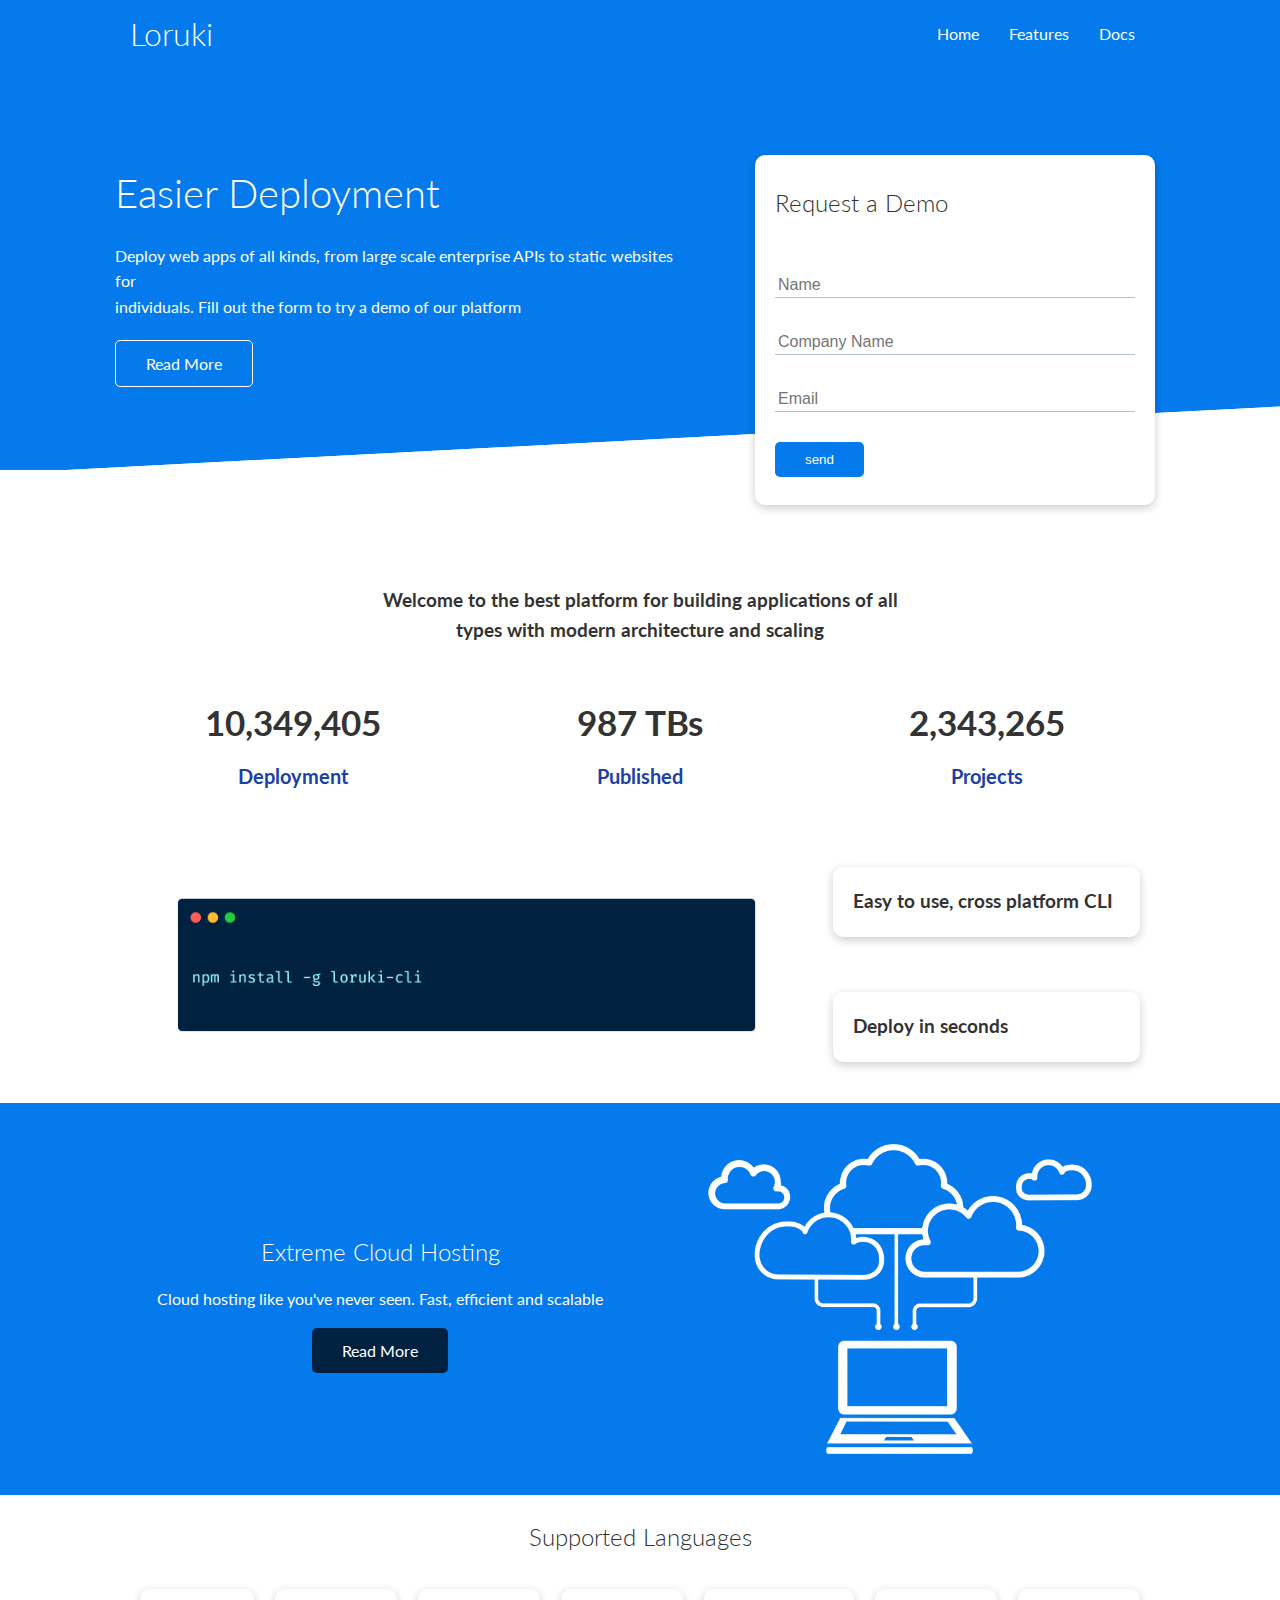
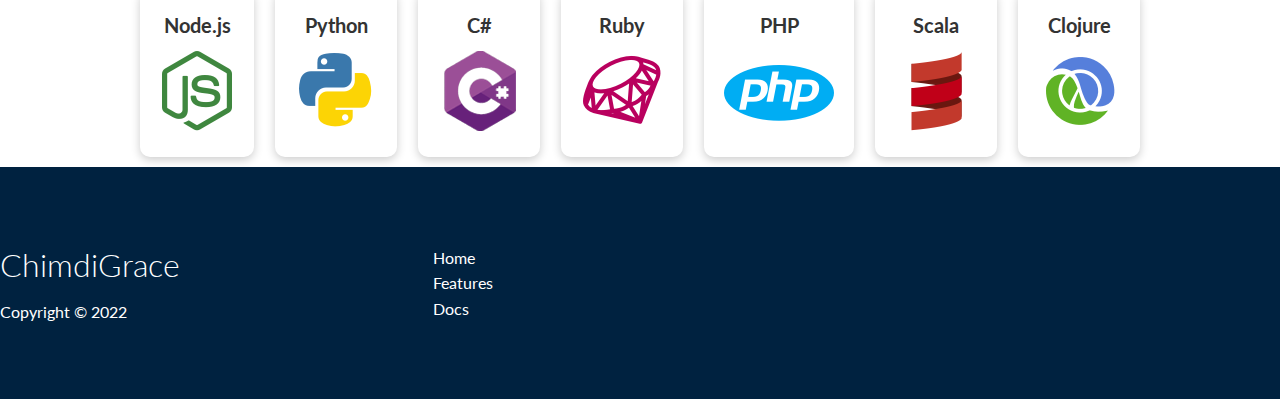
<file: index.html>
<!DOCTYPE html>
<html lang="en">
  <head>
    <meta charset="UTF-8" />
    <meta http-equiv="X-UA-Compatible" content="IE=edge" />
    <meta name="viewport" content="width=device-width, initial-scale=1.0" />
    <link
      rel="stylesheet"
      href="https://cdnjs.cloudflare.com/ajax/libs/font-awesome/6.1.2/css/all.min.css"
      integrity="sha512-1sCRPdkRXhBV2PBLUdRb4tMg1w2YPf37qatUFeS7zlBy7jJI8Lf4VHwWfZZfpXtYSLy85pkm9GaYVYMfw5BC1A=="
      crossorigin="anonymous"
      referrerpolicy="no-referrer"
    />
    <link rel="stylesheet" href="index.css" />
    <title>Loruki | Cloud Hosting For Everyone</title>
  </head>
  <body>
    <!-- Navbar -->
    <div class="navbar">
      <div class="container flex">
        <h1 class="logo">Loruki</h1>
        <nav>
          <ul>
            <li><a href="index.html">Home</a></li>
            <li><a href="features.html">Features</a></li>
            <li><a href="docs.html">Docs</a></li>
          </ul>
        </nav>
      </div>
    </div>

    <!-- Showcase-->
    <section class="showcase">
      <div class="container grid">
        <div class="showcase-text">
          <h1>Easier Deployment</h1>
          <p>
            Deploy web apps of all kinds, from large scale enterprise APIs to
            static websites for<br />
            individuals. Fill out the form to try a demo of our platform
          </p>
          <a href="features.html" class="btn btn-outline">Read More</a>
        </div>

        <div class="showcase-form card">
          <h2>Request a Demo</h2>
          <form name="contact" method="POST"netlify-honeypot="bot-field" data-netlify="true">
              <input type="hidden" name="form-name" value="contact">
              <p class="hidden">
                  <label>Dont fill this out if you're human: <input name="bot-field"/></label>
              </p>
            <div class="form-body">
              <input type="text" name="name" placeholder="Name" required />
            </div>
            <div class="form-body">
              <input
                type="text"
                name="company"
                placeholder="Company Name"
                required
              />
            </div>
            <div class="form-body">
              <input type="email" name="email" placeholder="Email" required />
            </div>
            <input type="submit" value="send" class="btn btn-primary" />
          </form>
        </div>
      </div>
    </section>

    <!-- Stats -->
    <section class="stats">
      <div class="container">
        <h3 class="stats-heading text-center my-1">
          Welcome to the best platform for building applications of all<br />
          types with modern architecture and scaling
        </h3>

        <div class="grid grid-3 text-center my-4">
          <div>
            <i class="fas fa-server fa-3x"></i>
            <h3>10,349,405</h3>
            <p class="text-secondary">Deployment</p>
          </div>

          <div>
            <i class="fas fa-upload fa-3x"></i>
            <h3>987 TBs</h3>
            <p class="text-secondary">Published</p>
          </div>

          <div>
            <i class="fas fa-project-diagram fa-3x"></i>
            <h3>2,343,265</h3>
            <p class="text-secondary">Projects</p>
          </div>
        </div>
      </div>
    </section>

    <!-- Cli -->
    <section class="cli">
      <div class="container grid">
        <img src="images/cli.png" alt="" />

        <div class="card">
          <h3>Easy to use, cross platform CLI</h3>
        </div>

        <div class="card">
          <h3>Deploy in seconds</h3>
        </div>
      </div>
    </section>

    <!-- Cloud -->
    <section class="cloud bg-primary my-2 py-2">
      <div class="container grid">
        <div class="text-center">
          <h2 class="lg">Extreme Cloud Hosting</h2>
          <p class="lead my-1">
            Cloud hosting like you've never seen. Fast, efficient and scalable
          </p>
          <a href="features.html" class="btn btn-dark">Read More</a>
        </div>
        <img src="images/cloud.png" alt="" />
      </div>
    </section>

    <!-- Languages -->
    <section class="languages">
      <h2 class="md text-center my-2">Supported Languages</h2>
      <div class="container flex">
        <div class="card">
          <h4>Node.js</h4>
          <img src="images/logos/node.png" alt="" />
        </div>

        <div class="card">
          <h4>Python</h4>
          <img src="images/logos/python.png" alt="" />
        </div>

        <div class="card">
          <h4>C#</h4>
          <img src="images/logos/csharp.png" alt="" />
        </div>

        <div class="card">
          <h4>Ruby</h4>
          <img src="images/logos/ruby.png" alt="" />
        </div>

        <div class="card">
          <h4>PHP</h4>
          <img src="images/logos/php.png" alt="" />
        </div>

        <div class="card">
          <h4>Scala</h4>
          <img src="images/logos/scala.png" alt="" />
        </div>

        <div class="card">
          <h4>Clojure</h4>
          <img src="images/logos/clojure.png" alt="" />
        </div>
      </div>
    </section>

    <!-- Footer -->
    <footer class="footer bg-dark py-5">
      <div class="grid grid-3">
        <div>
          <h1>ChimdiGrace</h1>
          <p>Copyright &copy; 2022</p>
        </div>
        <nav>
          <ul>
            <li><a href="index.html">Home</a></li>
            <li><a href="features.html">Features</a></li>
            <li><a href="docs.html">Docs</a></li>
          </ul>
        </nav>
        <div class="social">
          <a href="#"><i class="fab fa-github fa-2x"></i></a>
          <a href="#"><i class="fab fa-instagram fa-2x"></i></a>
          <a href="#"><i class="fab fa-twitter fa-2x"></i></a>
          <a href="#"><i class="fab fa-linkedin fa-2x"></i></a>
        </div>
      </div>
    </footer>
  </body>
</html>
</file>
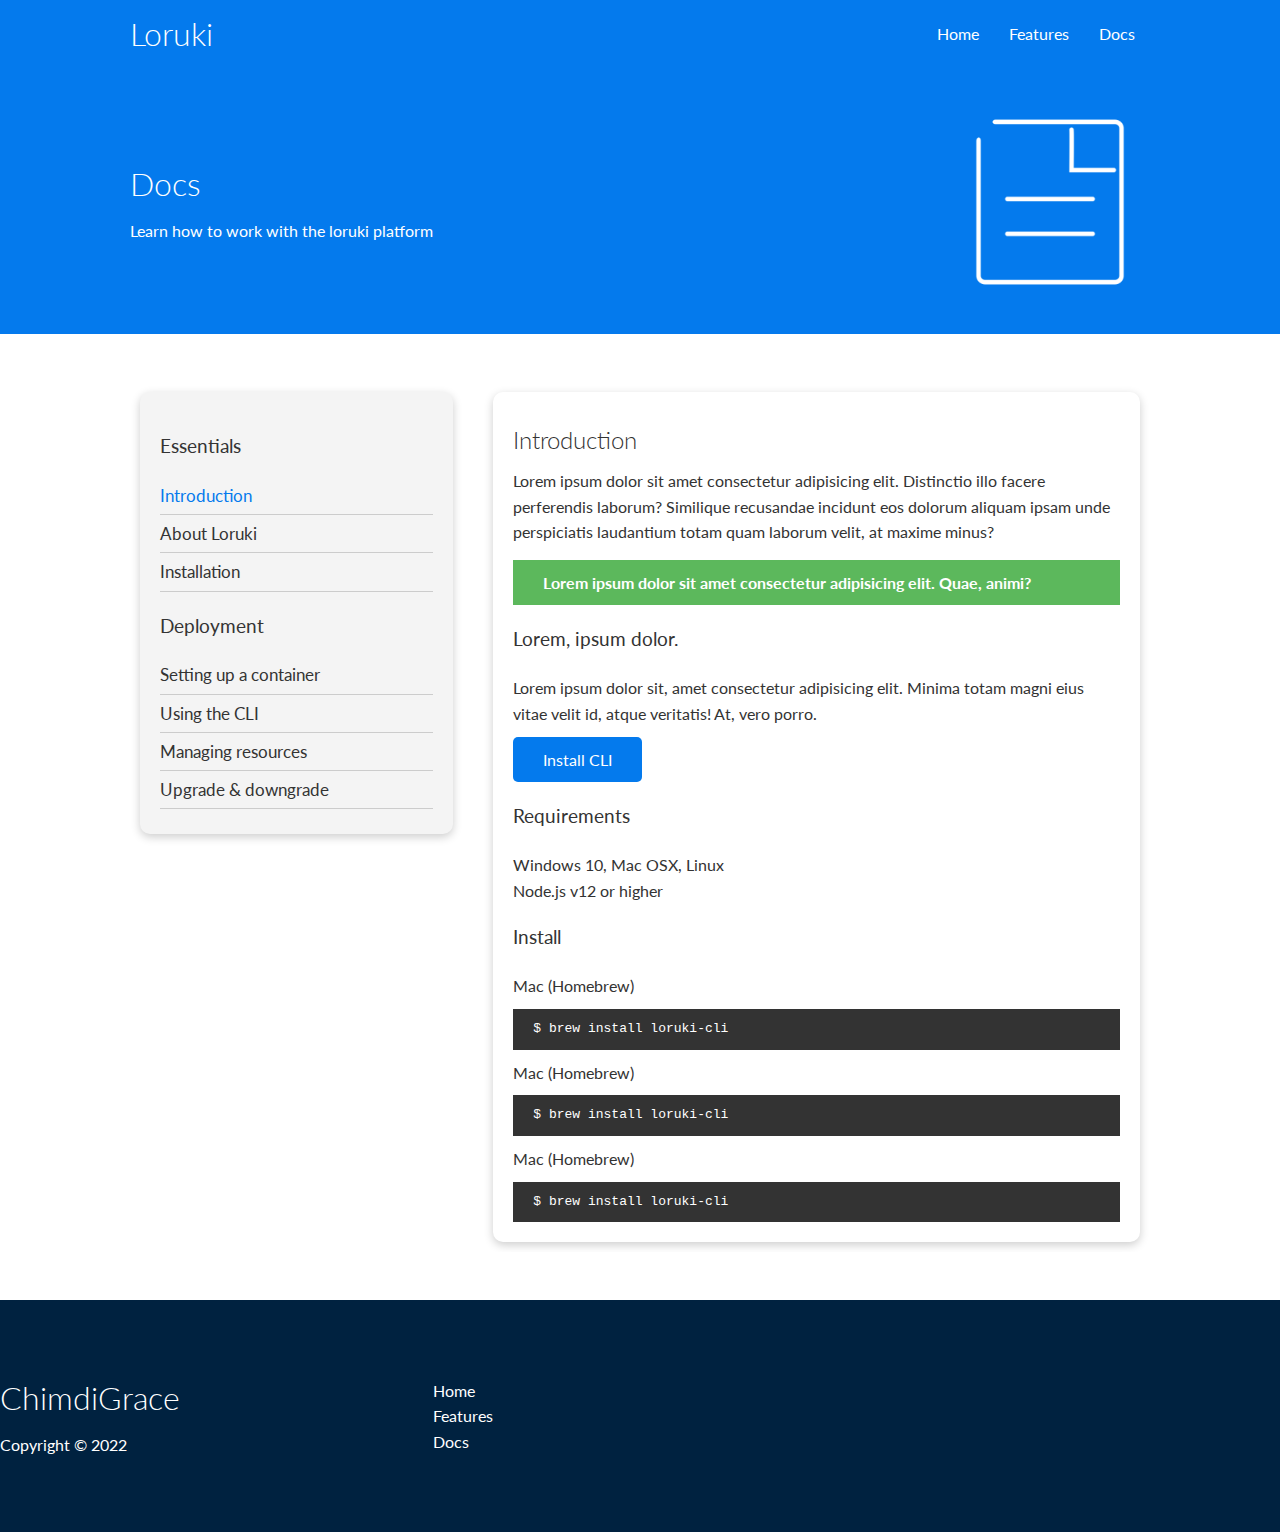
<file: docs.html>
<!DOCTYPE html>
<html lang="en">
  <head>
    <meta charset="UTF-8" />
    <meta http-equiv="X-UA-Compatible" content="IE=edge" />
    <meta name="viewport" content="width=device-width, initial-scale=1.0" />
    <link
      rel="stylesheet"
      href="https://cdnjs.cloudflare.com/ajax/libs/font-awesome/6.1.2/css/all.min.css"
      integrity="sha512-1sCRPdkRXhBV2PBLUdRb4tMg1w2YPf37qatUFeS7zlBy7jJI8Lf4VHwWfZZfpXtYSLy85pkm9GaYVYMfw5BC1A=="
      crossorigin="anonymous"
      referrerpolicy="no-referrer"
    />
    <link rel="stylesheet" href="index.css" />
    <title>Loruki | Cloud Hosting For Everyone</title>
  </head>
  <body>
    <!-- Navbar -->
    <div class="navbar">
      <div class="container flex">
        <h1 class="logo">Loruki</h1>
        <nav>
          <ul>
            <li><a href="index.html">Home</a></li>
            <li><a href="features.html">Features</a></li>
            <li><a href="docs.html">Docs</a></li>
          </ul>
        </nav>
      </div>
    </div>

       <!-- Head -->
    <section class="docs-head bg-primary py-3">
         <div class="container grid">
             <div>
                 <h1 class="xl">Docs</h1>
                 <p class="lead">
                   Learn how to work with the loruki platform
                 </p>
             </div>
             <img src="images/docs.png" alt="">
         </div>
     </section>

     <!-- Docs-main -->
     <section class="docs-main my-4">
        <div class="container grid">
            <div class="card bg-light p-3">
                <h3 class="my-2">Essentials</h3>
                 <nav>
                     <ul>
                         <li><a class="text-primary" href="#">Introduction</a></li>
                         <li><a href="#">About Loruki</a></li>
                         <li><a href="#">Installation</a></li>
                     </ul>
                 </nav>

                 <h3 class="my-2">Deployment</h3>
                 <nav>
                     <ul>
                        <li><a href="#">Setting up a container</a></li>
                        <li><a href="#">Using the CLI</a></li>
                        <li><a href="#">Managing resources</a></li>
                        <li><a href="#">Upgrade & downgrade</a></li>
                     </ul>
                 </nav>
             </div>

             <div class="card">
                <h2>Introduction</h2>
                <p>Lorem ipsum dolor sit amet consectetur adipisicing elit. Distinctio illo facere perferendis laborum? Similique recusandae incidunt eos dolorum aliquam ipsam unde perspiciatis laudantium totam quam laborum velit, at maxime minus?</p>

                <div class="alert alert-success">
                    <i class="fas fa-info"></i> Lorem ipsum dolor sit amet consectetur adipisicing elit. Quae, animi?
                </div>

                <h3>Lorem, ipsum dolor.</h3>
                <p>Lorem ipsum dolor sit, amet consectetur adipisicing elit. Minima totam magni eius vitae velit id, atque veritatis! At, vero porro.</p>
                <a href="#" class="btn btn-primary">Install CLI</a>

                <h3>Requirements</h3>
                <ul>
                    <li> Windows 10, Mac OSX, Linux </li>
                    <li>Node.js v12 or higher</li>
            </ul>

            <h3>Install</h3>
            <p>Mac (Homebrew)</p>
            <pre><code>$ brew install loruki-cli</code></pre>
            <p>Mac (Homebrew)</p>
            <pre><code>$ brew install loruki-cli</code></pre>
            <p>Mac (Homebrew)</p>
            <pre><code>$ brew install loruki-cli</code></pre>



             </div>
         </div>
     </section>

    <!-- Footer -->
    <footer class="footer bg-dark py-5">
      <div class="grid grid-3">
        <div>
          <h1>ChimdiGrace</h1>
          <p>Copyright &copy; 2022</p>
        </div>
        <nav>
          <ul>
            <li><a href="index.html">Home</a></li>
            <li><a href="features.html">Features</a></li>
            <li><a href="docs.html">Docs</a></li>
          </ul>
        </nav>
        <div class="social">
          <a href="#"><i class="fab fa-github fa-2x"></i></a>
          <a href="#"><i class="fab fa-instagram fa-2x"></i></a>
          <a href="#"><i class="fab fa-twitter fa-2x"></i></a>
          <a href="#"><i class="fab fa-linkedin fa-2x"></i></a>
        </div>
      </div>
    </footer>
  </body>
</html>
</file>
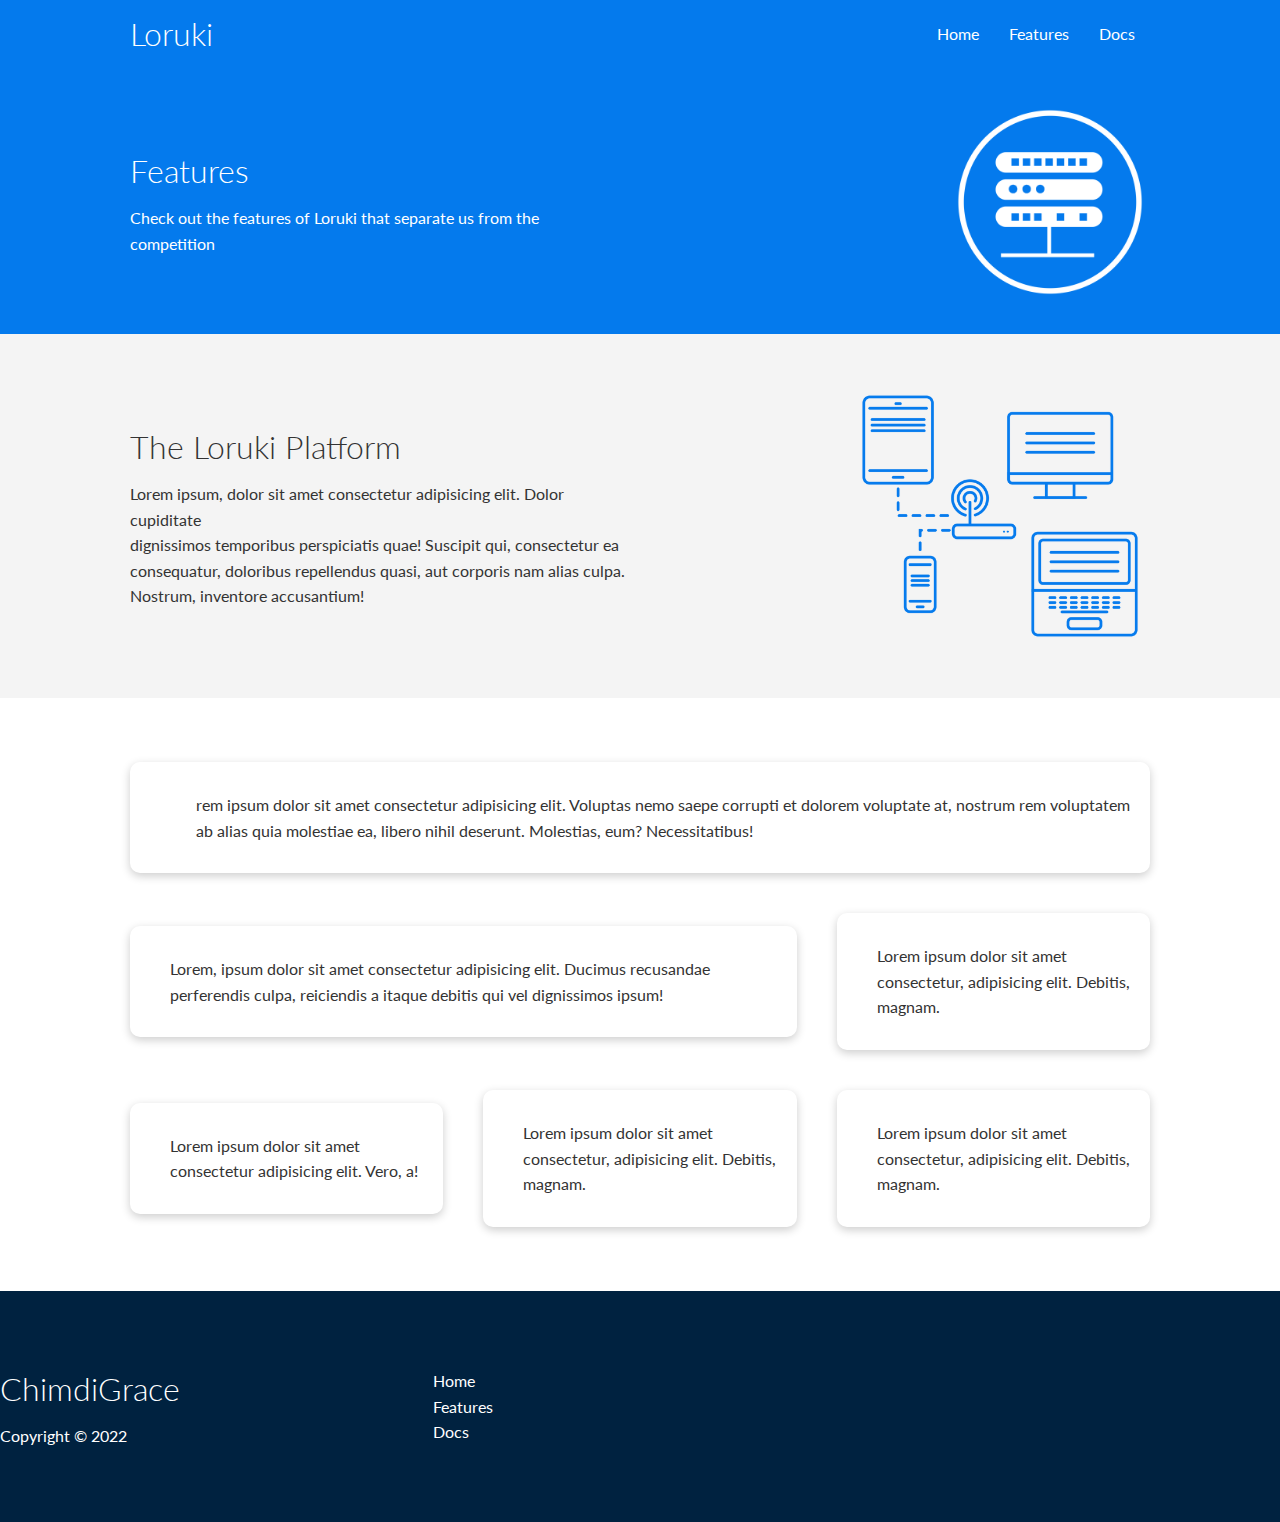
<file: features.html>
<!DOCTYPE html>
<html lang="en">
  <head>
    <meta charset="UTF-8" />
    <meta http-equiv="X-UA-Compatible" content="IE=edge" />
    <meta name="viewport" content="width=device-width, initial-scale=1.0" />
    <link
      rel="stylesheet"
      href="https://cdnjs.cloudflare.com/ajax/libs/font-awesome/6.1.2/css/all.min.css"
      integrity="sha512-1sCRPdkRXhBV2PBLUdRb4tMg1w2YPf37qatUFeS7zlBy7jJI8Lf4VHwWfZZfpXtYSLy85pkm9GaYVYMfw5BC1A=="
      crossorigin="anonymous"
      referrerpolicy="no-referrer"
    />
    <link rel="stylesheet" href="index.css" />
    <title>Loruki | Cloud Hosting For Everyone</title>
  </head>
  <body>
    <!-- Navbar -->
    <div class="navbar">
      <div class="container flex">
        <h1 class="logo">Loruki</h1>
        <nav>
          <ul>
            <li><a href="index.html">Home</a></li>
            <li><a href="features.html">Features</a></li>
            <li><a href="docs.html">Docs</a></li>
          </ul>
        </nav>
      </div>
    </div>

       <!-- Head -->
    <section class="features-head bg-primary py-3">
         <div class="container grid">
             <div>
                 <h1 class="xl">Features</h1>
                 <p class="lead">
                    Check out the features of Loruki 
                    that separate us from the<br> competition
                 </p>
             </div>
             <img src="images/server.png" alt="">
         </div>
     </section>

     <!-- Sub head-->
     <section class="features-sub-head bg-light py-3">
        <div class="container grid">
            <div>
                <h1 class="xl">The Loruki Platform</h1>
                <p class="lead">
                    Lorem ipsum, dolor sit amet consectetur adipisicing elit. 
                    Dolor cupiditate<br> dignissimos temporibus perspiciatis quae! 
                    Suscipit qui, consectetur ea <br>
                    consequatur, doloribus repellendus quasi, 
                    aut corporis nam alias culpa.<br> Nostrum, inventore accusantium!
                </p>
            </div>
            <img src="images/server2.png" alt="">
        </div>
     </section>

     <section class="features-main my-2">
         <div class="container grid grid-3">
             <div class="card flex">
                 <i class="fas fa-server fa-3x"></i>
                 <p>rem ipsum dolor sit amet consectetur adipisicing elit. 
                     Voluptas nemo saepe corrupti et dolorem voluptate 
                     at, nostrum rem voluptatem <br>
                     ab alias quia molestiae ea, libero nihil deserunt. 
                     Molestias, eum? Necessitatibus!</p>
             </div>
             <div class="card flex">
                <i class="fas fa-network-wired fa-3x"></i>
                <p>
                    Lorem, ipsum dolor sit amet consectetur adipisicing elit. Ducimus
                    recusandae perferendis culpa, reiciendis a itaque debitis qui vel
                    dignissimos ipsum!
                </p>
            </div>
            <div class="card flex">
                <i class="fas fa-laptop-code fa-3x"></i>
                <p>
                    Lorem ipsum dolor sit amet consectetur, adipisicing elit. Debitis,
                    magnam.
                </p>
            </div>
            <div class="card flex">
                <i class="fas fa-database fa-3x"></i>
                <p>
                    Lorem ipsum dolor sit amet consectetur adipisicing elit. Vero, a!
                </p>
            </div>
            <div class="card flex">
                <i class="fas fa-power-off fa-3x"></i>
                <p>
                    Lorem ipsum dolor sit amet consectetur, adipisicing elit. Debitis,
                    magnam.
                </p>
            </div>
            <div class="card flex">
                <i class="fas fa-upload fa-3x"></i>
                <p>
                    Lorem ipsum dolor sit amet consectetur, adipisicing elit. Debitis,
                    magnam.
                </p>
            </div>


         </div>
     </section>

    <!-- Footer -->
    <footer class="footer bg-dark py-5">
      <div class="grid grid-3">
        <div>
          <h1>ChimdiGrace</h1>
          <p>Copyright &copy; 2022</p>
        </div>
        <nav>
          <ul>
            <li><a href="index.html">Home</a></li>
            <li><a href="features.html">Features</a></li>
            <li><a href="docs.html">Docs</a></li>
          </ul>
        </nav>
        <div class="social">
          <a href="#"><i class="fab fa-github fa-2x"></i></a>
          <a href="#"><i class="fab fa-instagram fa-2x"></i></a>
          <a href="#"><i class="fab fa-twitter fa-2x"></i></a>
          <a href="#"><i class="fab fa-linkedin fa-2x"></i></a>
        </div>
      </div>
    </footer>
  </body>
</html>
</file>
<file: index.css>
@import url('https://fonts.googleapis.com/css2?family=Lato:wght@300&family=Poppins:wght@100;200;300;400;600;700&display=swap');

:root {
    --primary-color: #047aed;
    --secondary-color:#1c3fa8;
    --dark-color:#002240;
    --light-color:#f4f4f4;
    --success-color:#5cb85c;
    --error-color:#d9534f;
}
*{box-sizing: border-box;
margin: 0;
padding: 0;
}

body{
    font-family: 'Lato', sans-serif;
    color: #333;
    line-height: 1.6;
}

ul{
    list-style-type: none;
}

a{
    text-decoration: none;
    color: #333;
}

h1,h2{
    font-weight: 300;
    line-height: 1.5;
    margin: 10px 0;
}

p{
    margin: 10px 0;
}

img{
    width: 100%;
}
code, pre{
    background: #333;
    color: #fff;
    padding: 10px;
}

.hidden{
    visibility: hidden;
    height: 0;
}
/*Navbar*/
.navbar{
    background-color: var(--primary-color);
    color: white;
    height: 70px;
}

.navbar ul{
    display: flex;
}

.navbar a{
    color: #fff;
    padding: 10px;
    margin: 0 5px;
}

.navbar a:hover {
    border-bottom: 2px #fff solid;
}

.navbar .flex{
    justify-content: space-between;
}


/* Showcase*/
.showcase{
    height: 400px;
    background-color: var(--primary-color);
    color: #fff;
    position: relative;
}

.showcase h1{
    font-size: 40px;
}

.showcase p{
    margin: 20px 0;
}

.showcase .grid{
    overflow: visible;
    grid-template-columns: 55% 45%;
    gap: 30px;
}

.showcase-form{
    position: relative;
    top: 60px;
    height: 350px;
    width: 400px;
    padding: 40px;
    justify-self: flex-end;
    z-index: 100;
}

.showcase-form .form-body{
    margin: 30px 0;
}

.showcase-form input[type='text'],
.showcase-form input[type='email']{
border: 0;
border-bottom: 1px solid #b4becb;
width: 100%;
padding: 3px;
font-size: 16px;
}
.showcase-form input:focus{
    outline: none;
}
.showcase::before,
.showcase::after{
    content: '';
    position: absolute;
    height: 100px;
    bottom: -70px;
    background: white;
    right: 0;
    left: 0;
    transform: skewY(-3deg);
    -webkit-transform: skewY(-3deg);
    -moz-transform: skewY(-3deg);
    -ms-transform: skewY(-3deg);
}

/* Stats*/
.stats{
    padding-top: 100px;
}
.stats .grid h3{
    font-size: 35px;
}
.stats .grid p{
    font-size: 20px;
    font-weight: bold;
}

/*Utilities*/
.container{
    max-width: 1100px;
    margin: 0 auto;
    overflow: auto;
    padding: 0 40px;
}

.card{
    background-color: #fff;
    color: #333;
    border-radius: 10px;
    box-shadow: 0 3px 10px rgba(0, 0, 0, 0.2);
    padding: 20px;
    margin: 10px;
}

.btn{
    display: inline-block;
    padding: 10px 30px;
    cursor: pointer;
    background: var(--primary-color);
    color: #fff;
    border: none;
    border-radius: 5px;
}
.btn-outline{
    background-color: transparent;
    border: 1px #fff solid;
}
.btn:hover{
    transform:scale(0.98)
}

/*Backgrounds & Colored buttons */
.bg-primary,
.btn-primary {
    background-color: var(--primary-color);
    color: #fff;
}

.bg-secondary,
.btn-secondary {
    background-color: var(--secondary-color);
    color: #fff;
}
.bg-dark,
.btn-dark {
    background-color: var(--dark-color);
    color: #fff;
}

.bg-light,
.btn-light {
    background-color: var(--light-color);
    color: #333;
}

.bg-primary a,
.btn-primary a
.bg-secondary a,
.btn-secondary a,
.bg-dark a,
.btn-dark a {
    color: #fff;
}
.text-center{
    text-align: center;
}
/*Text colors*/
.text-primary {
    color: var(--primary-color);
}

.text-secondary {
    color: var(--secondary-color);
}
.text-dark{
   color: var(--dark-color);  
}

.text-light {
    color: var(--light-color);
}
/*Alert*/
.alert{
    background-color: var(--light-color);
    padding: 10px 20px;
    font-weight: bold;
    margin: 15px 0;
}
.alert i{
    margin-right: 10px;
}
.alert-success {
    background-color: var(--success-color);
    color: #fff;
}
.alert-error {
    background-color: var(--error-color);
    color: #fff;
}
.flex{
    display: flex;
    justify-content: space-between;
    align-items: center;
}

.grid{
    display: grid;
    grid-template-columns: repeat(2, 1fr);
    gap: 20px;
    justify-content: center;
    align-items: center;
    height: 100%;
}
.grid-3{
    grid-template-columns:repeat(3, 1fr);
}

/* Cli */
.cli .grid {
grid-template-columns: repeat(3, 1fr);
grid-template-rows: repeat(2, 1fr);
}
.cli .grid >*:first-child{
    grid-column: 1 / span 2;
    grid-row: 1 / span 2;
}

/* Cloud */
.cloud .grid{
    grid-template-columns:(4fr, 3fr);
}

/*Languages*/
.languages .card{
    text-align: center;
    margin: 18px, 10px, 40px;
    transition: transform 0.3s ease-in;
}

.languages .flex{
    flex-wrap: wrap;
}

.languages .card h4{
    font-size: 20px;
    margin-bottom: 10px;
}

.languages .card:hover{
    transform: translateY(-15px);
}

/* Features */
.features-head img,
.docs-head img{
    width: 200px;
    justify-self: flex-end;
}

.features-sub-head img{
    width: 300px;
    justify-self: flex-end;
}

.features-main .card > i{
margin-right: 20px;
}

.features-main .grid{
    padding: 30px;
}

.features-main .grid > *:first-child{
    grid-column: 1 / span 3;
}

.features-main .grid > *:nth-child(2){
    grid-column: 1 / span 2;
}
/*Docs*/
.docs-main h3{
    margin:20px 0;
    font-weight: normal;
}
.docs-main .grid{
    grid-template-columns: 1fr 2fr;
    align-items: flex-start;
}
.docs-main nav li{
    font-size: 17px;
    padding-bottom: 5px;
    margin-bottom: 5px;
    border-bottom: 1px #ccc solid;
}
.docs-main a:hover{
    font-weight: bold;
}
/* Footer*/
.footer .social a{
    margin: 0 10px;
}
    .footer .social{
        color:#fff;
    }
  /*Tablets and under*/
  @media (max-width:768px) {
    .grid,
    .showcase .grid,
    .stats .grid,
    .cli .grid,
    .cloud .grid,
    .features-main .grid,
    .docs-main .grid
    {
        grid-template-columns: 1fr;
        grid-template-rows:1fr;
    }
    .showcase {
        height: auto;
    }
    .showcase-text{
        text-align: center;
        margin-top: 40px;
    }
    .showcase-form{
        justify-self: center;
        margin: auto;
    }
    .cli .grid >*:first-child{
        grid-column: 1;
        grid-row: 1 ;
    }
    .features-head,
    .features-sub-head,
    .docs-head{
        text-align: center;
    }
    .features-head img,
    .features-sub-head img,
    .docs-head img{
        justify-self: center;
    }

    .features-main .grid>*:first-child,
    .features-main .grid>*:nth-child(2){
        grid-column: 1;
    }
  }
  /*Mobile*/
  @media (max-width:500px){
    .navbar{
        height: 110px;
    }
    .navbar .flex{
        flex-direction: column;
    }
    .navbar.ul{
        padding: 10px;
        background-color: rgba(0, 0, 0, 0.1);
    }
  }






/* margin */
.my-1{
    margin: 1rem 0;
}
.my-2{
    margin: 1.5rem 0;
}
.my-3{
    margin: 2rem 0;
}
.my-4{
    margin: 3rem 0;
}
.my-5{
    margin: 4rem 0;
}

.m-1{
    margin: 1rem;
}
.m-2{
    margin: 1.5rem;
}
.m-3{
    margin: 2rem;
}
.m-4{
    margin: 3rem;
}
.m-5{
    margin: 4rem;
}
/* Padding */
.py-1{
    padding: 1rem 0;
}
.py-2{
    padding: 1.5rem 0;
}
.py-3{
    padding: 2rem 0;
}
.py-4{
    padding: 3rem 0;
}
.py-5{
    padding: 4rem 0;
}
</file>
